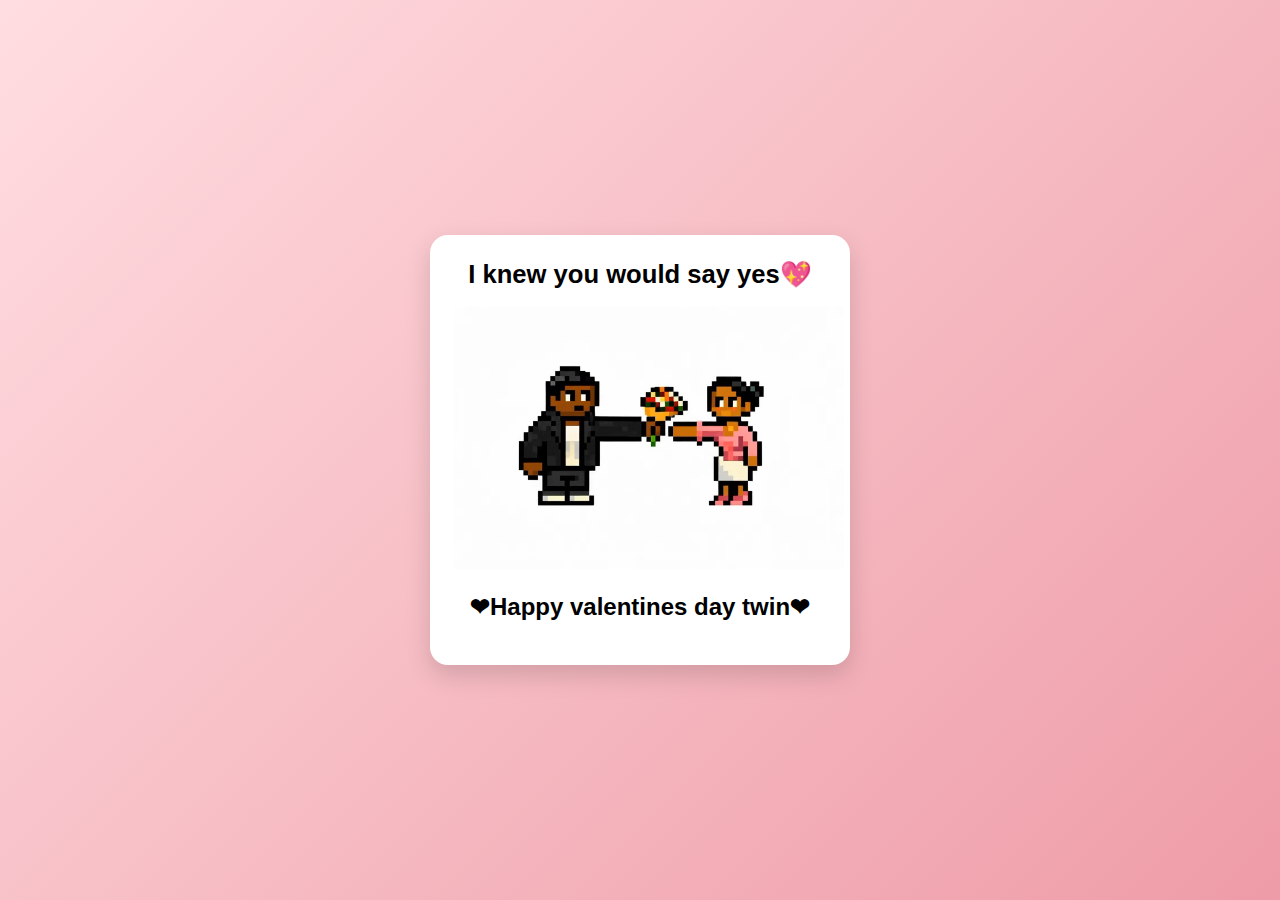
<file: Ending.html>
<!DOCTYPE html>
<html>
<head>
	<link rel="stylesheet" href="style.css">
	<meta charset="utf-8">
	<meta name="viewport" content="width=device-width, initial-scale=1">
	<title>Game 1</title>
</head>
<body>


<div class="container">
<h1>I knew you would say yes💖</h1>
<p></p>

    
<video width="390" autoplay muted loop playsinline>
  <source src="WhatsApp Video 2026-02-09 at 23.47.38.mp4" type="video/mp4",width ="500", height = "200">
</video>
<h2> ❤︎⁠Happy valentines day twin❤︎⁠</h2>
  </div>
  
  

<script src=final.js> </script>
</body>
</html>
</file>
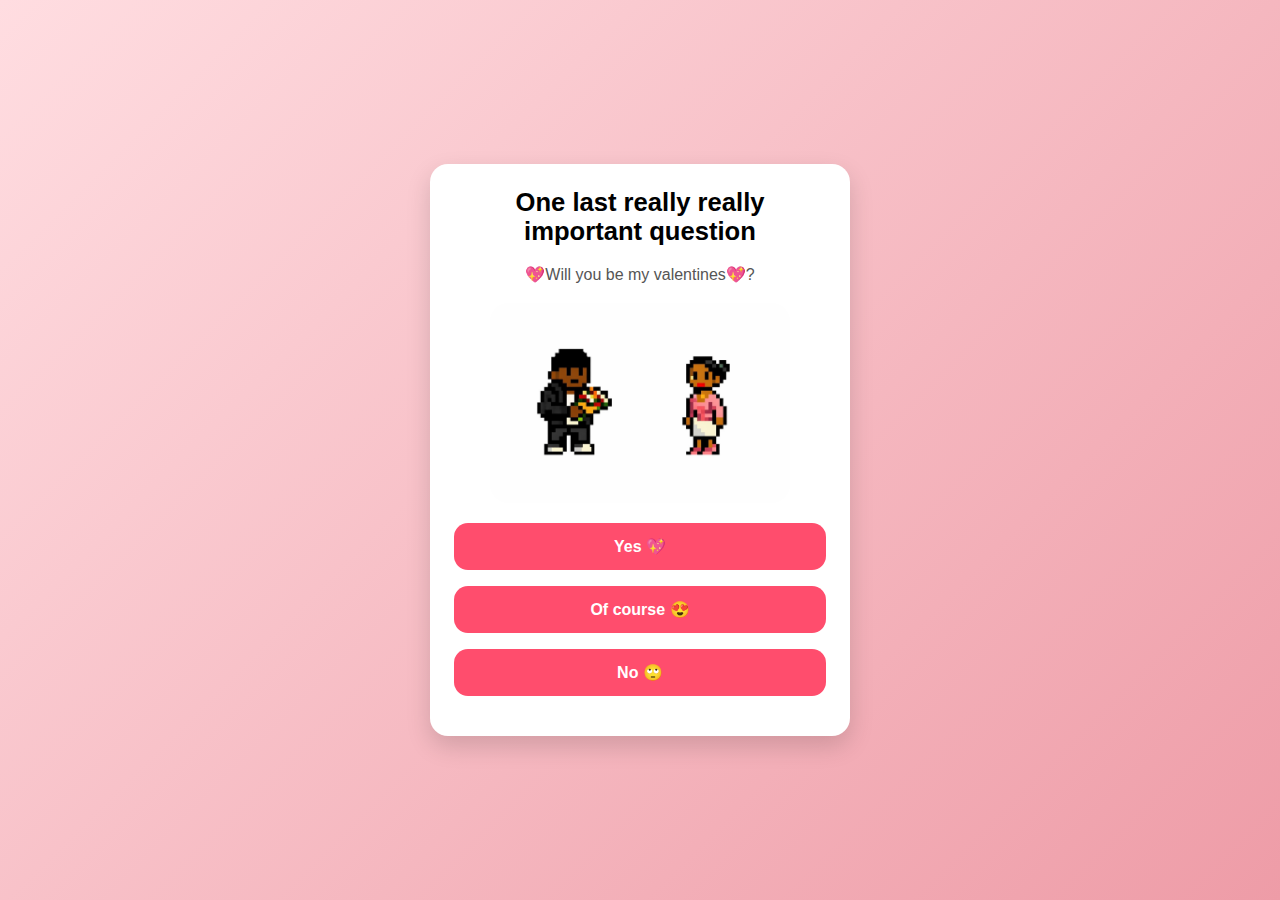
<file: final.html>
<!DOCTYPE html>
<html>
<head>
	<link rel="stylesheet" href="style.css">
	<meta charset="utf-8">
	<meta name="viewport" content="width=device-width, initial-scale=1">
	<title>Game 1</title>
</head>
<body>


<div class="container">
<h1> One last really really important question </h1>
<p>💖Will you be my valentines💖?</p>
<img src = "WhatsApp Image 2026-02-09 at 23.48.24.jpeg", width = "300" height = "200" </img>
    <div class="buttons">
      <button id="yesBtn">Yes 💖</button>
      <button id="yesBtn2">Of course 😍</button>
      <button id="noBtn">No 🙄</button>
    </div>

    <p id="message"></p>
  </div>

<script src=final.js> </script>
</body>
</html>
</file>
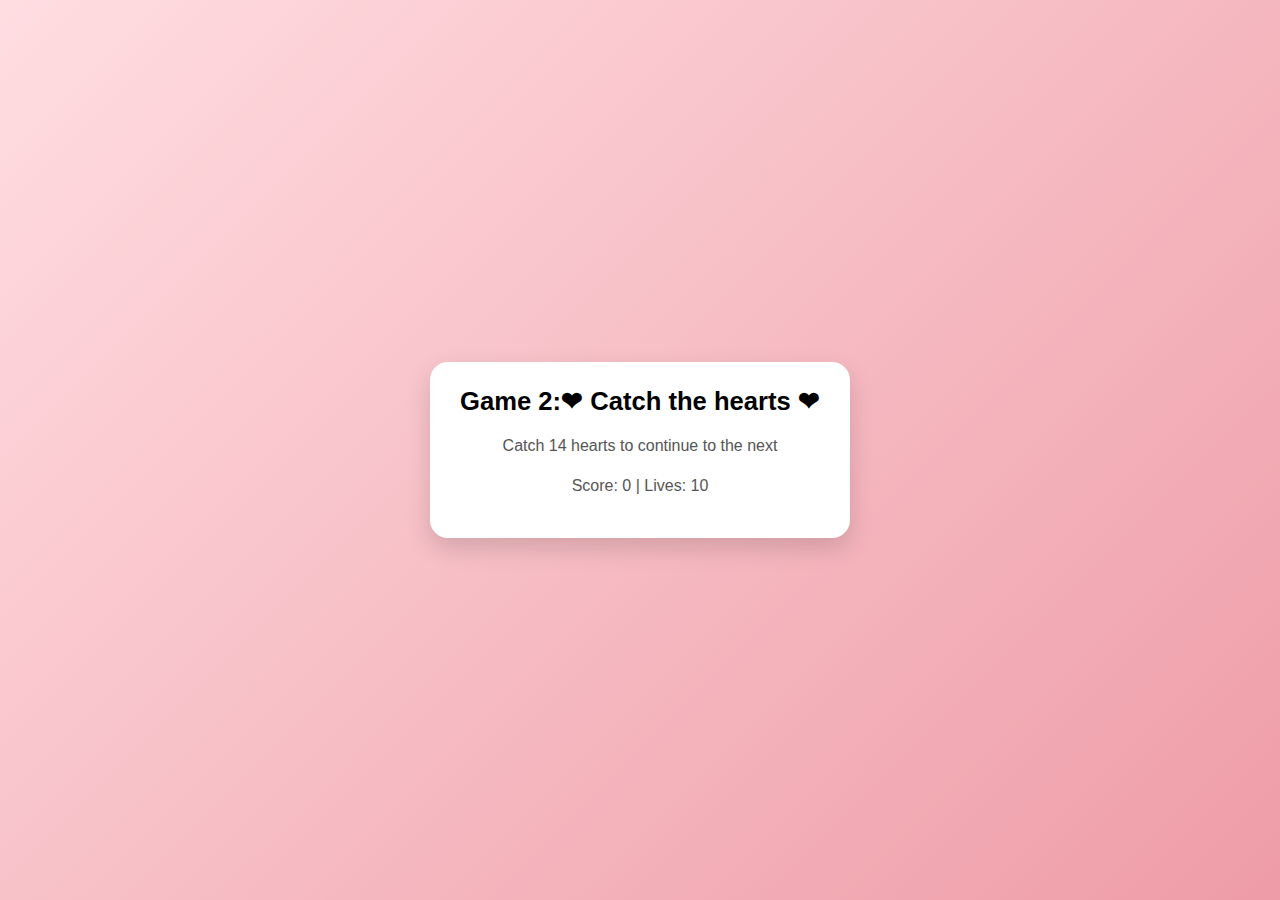
<file: hearts.html>
<!DOCTYPE html>
<html>
<head>

	<link rel="stylesheet" href="style.css">
	
	<meta charset="utf-8">
	<meta name="viewport" content="width=device-width, initial-scale=1">
	<title>Game 1</title>
</head>
<body>


<div class="container">

<h1> Game 2:❤︎ Catch the hearts ❤︎</h1>

<p id = note >Catch 14 hearts to continue to the next</p>

<p id = score> Score : </p>

<div id = area >  </div>

<script src=hearts.js> </script>

</body>
</html>
</file>
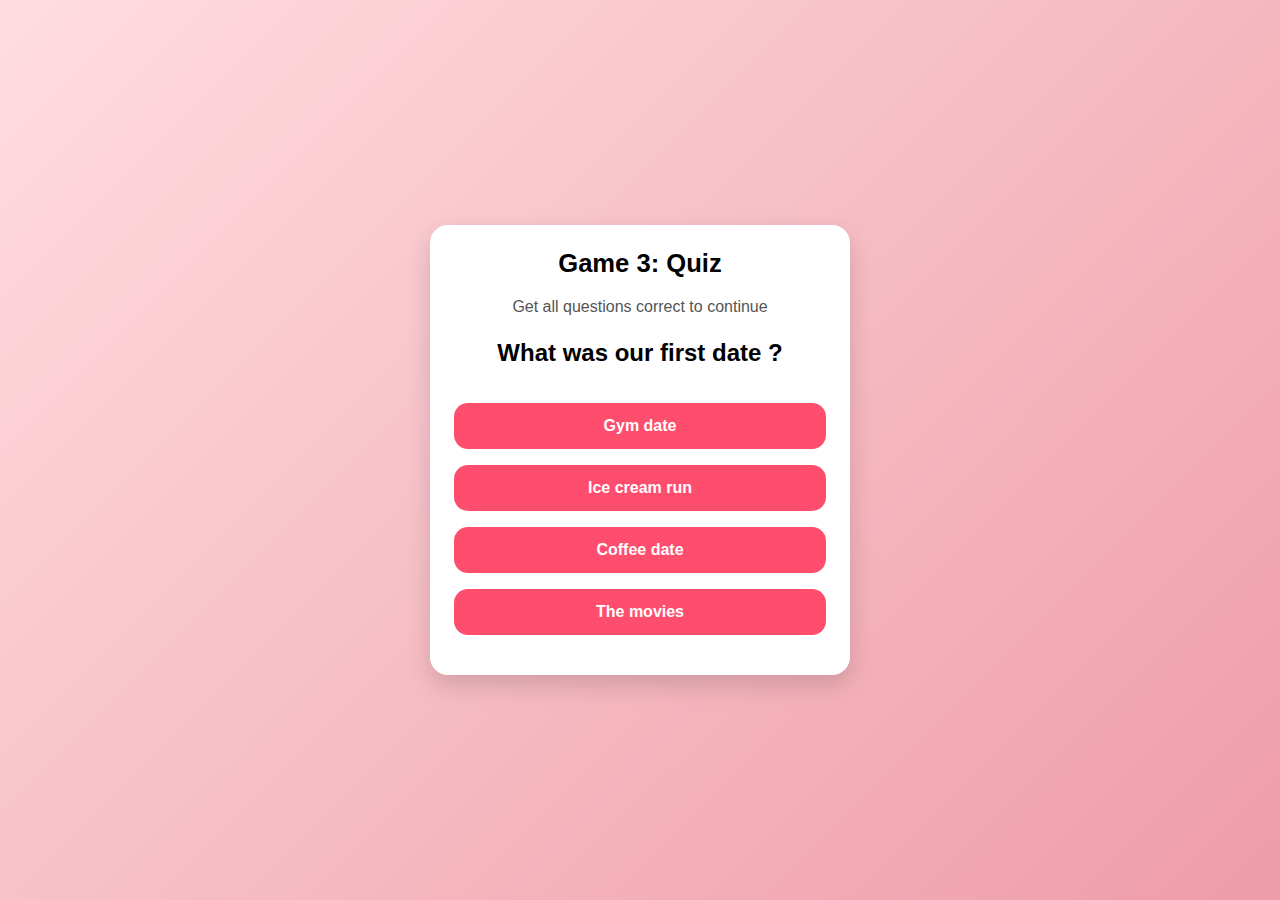
<file: quiz.html>
<!DOCTYPE html>
<html>
<head>
	<link rel="stylesheet" href="style.css">
	<meta charset="utf-8">
	<meta name="viewport" content="width=device-width, initial-scale=1">
	<title>Game 1</title>
</head>
<body>


<div class="container">
<h1> Game 3: Quiz</h1>
<p>Get all questions correct to continue</p>

<div id = "quiz-box"></div>

<p id = "message" > </p>
</div>

<script src=quiz.js> </script>
</body>
</html>
</file>
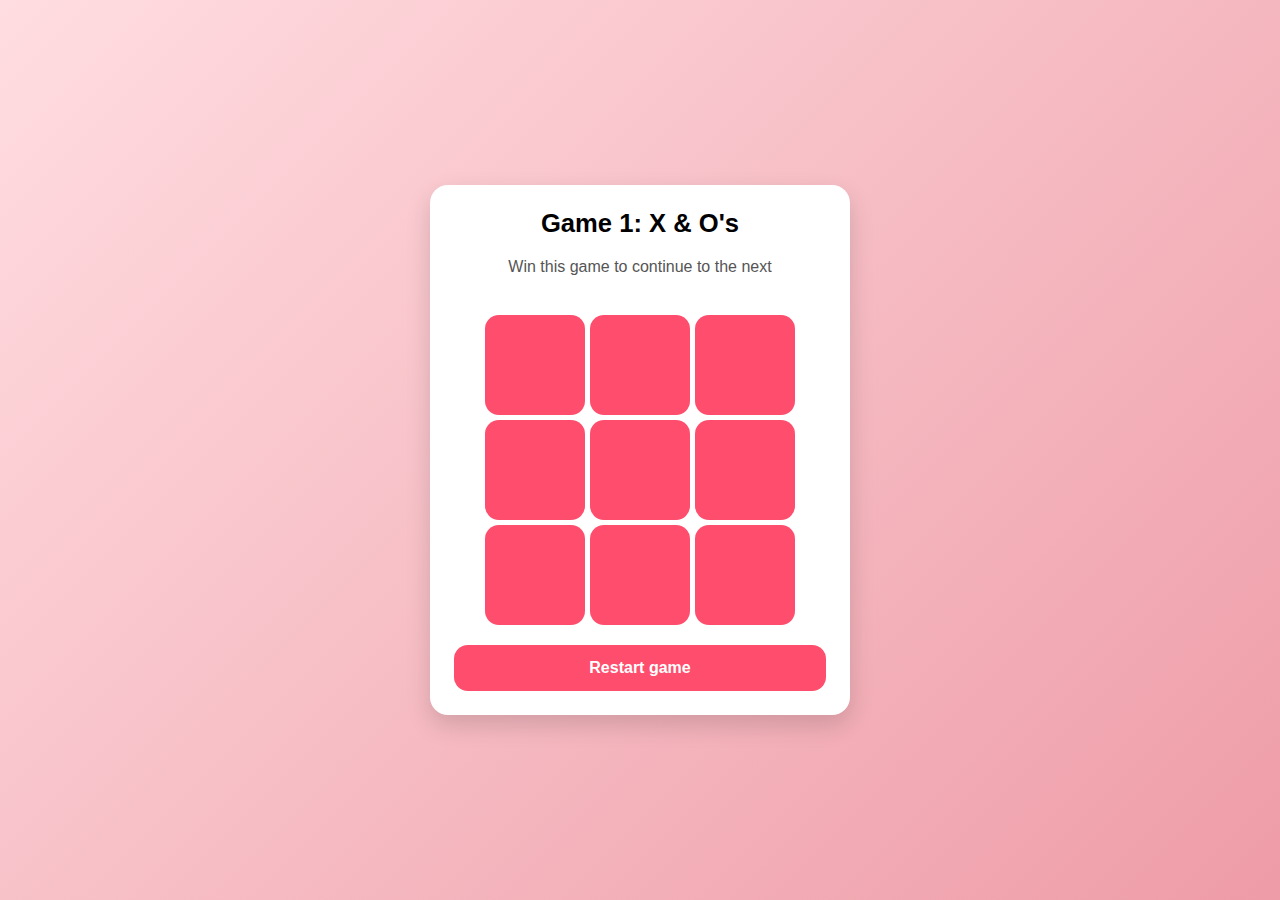
<file: XO.html>
<!DOCTYPE html>
<html>
<head>
	<link rel="stylesheet" href="X and O.css">
	<meta charset="utf-8">
	<meta name="viewport" content="width=device-width, initial-scale=1">
	<title>Game 1</title>
</head>
<body>


<div class="container">
<h1> Game 1: X & O's</h1>
<p>Win this game to continue to the next</p>

	<p id="message"></p>

<div class="board">
    
    <button class="cell" style="width: 100px; height: 100px;"></button>
    <button class="cell" style="width: 100px; height: 100px;"></button>
    <button class="cell" style="width: 100px; height: 100px;"></button>
    <button class="cell" style="width: 100px; height: 100px;"></button>
    <button class="cell" style="width: 100px; height: 100px;"></button>
    <button class="cell" style="width: 100px; height: 100px;"></button>
    <button class="cell" style="width: 100px; height: 100px;"></button>
    <button class="cell" style="width: 100px; height: 100px;"></button>
    <button class="cell" style="width: 100px; height: 100px;"></button>
    
  </div>
  
  <p id="status"></p>

	<button id = "ButtonStart">
		Restart game
	</button>

</div>




<script src=XO.js> </script>
</body>
</html>
</file>
<file: style.css>
* {
  box-sizing: border-box;
  font-family: -apple-system, BlinkMacSystemFont, "Segoe UI", Roboto, Arial, sans-serif;
}

img {
	border-radius: 20px;
}

body {
  margin: 0;
  min-height: 100vh;
  background: linear-gradient(135deg, #ffdde1, #ee9ca7);
  display: flex;
  justify-content: center;
  align-items: center;
}

.container {
  background: white;
  padding: 24px;
  border-radius: 18px;
  width: 90%;
  max-width: 420px;
  text-align: center;
  box-shadow: 0 10px 25px rgba(0,0,0,0.15);
}

h1 {
  margin-top: 0;
  font-size: 1.6rem;
}

p {
  color: #555;
  line-height: 1.5;
}

button {
  margin-top: 16px;
  padding: 14px;
  width: 100%;
  border: none;
  border-radius: 14px;
  background: #ff4d6d;
  color: white;
  font-size: 16px;
  font-weight: 600;
  cursor: pointer;
}

button:active {
  transform: scale(0.98);
}

.container {
  animation: popIn 0.5s ease;
}

@keyframes popIn {
  from {
    opacity: 0;
    transform: translateY(12px);
  }
  to {
    opacity: 1;
    transform: translateY(0);
  }
}


#Area {
position: relatives;
width: 200%;
hieght: 100vh;
border: 4px solid red;
overflow: hidden;
}

.heart:active {
  transform: scale(1.2);
}

.heart {
  position: fixed;
  font-size: 100px;
  cursor: pointer;
  user-select: none;
  z-index: 1000;
  transition: opacity 1s ease;
}

.heart.fade {
  opacity: 0;
}

.cell:active {
  transform: none;        /* disables the slight “press down” effect */
}
</file>
<file: X and O.css>
/* Container styling */
.container {
  .container {
  background: white;
  padding: 24px;
  border-radius: 18px;
  width: 90%;
  max-width: 420px;
  text-align: center;
  box-shadow: 0 10px 25px rgba(0,0,0,0.15);
}

}

.board {
  display: grid;
  grid-template-columns: repeat(3, 100px);
  grid-template-rows: repeat(3, 100px);
  gap: 5px; /* space between tiles */
  justify-content: center;
  margin: 20px auto;
}



/* Prevent button from moving on click */
.cell:active {
  transform: none;
}

/* Restart button styling */
#ButtonStart {
  margin-top: 16px;
  padding: 14px;
  width: 100%;
  border: none;
  border-radius: 14px;
  background: #ff4d6d;
  color: white;
  font-size: 16px;
  font-weight: 600;
  cursor: pointer;

}

* {
  box-sizing: border-box;
  font-family: -apple-system, BlinkMacSystemFont, "Segoe UI", Roboto, Arial, sans-serif;
}

h1 {
  margin-top: 0;
  font-size: 1.6rem;
}

p {
  color: #555;
  line-height: 1.5;
}

* {
  box-sizing: border-box;
  font-family: -apple-system, BlinkMacSystemFont, "Segoe UI", Roboto, Arial, sans-serif;
}

img {
	border-radius: 20px;
}

body {
  margin: 0;
  min-height: 100vh;
  background: linear-gradient(135deg, #ffdde1, #ee9ca7);
  display: flex;
  justify-content: center;
  align-items: center;
}

.container {
  background: white;
  padding: 24px;
  border-radius: 18px;
  width: 90%;
  max-width: 420px;
  text-align: center;
  box-shadow: 0 10px 25px rgba(0,0,0,0.15);
}

h1 {
  margin-top: 0;
  font-size: 1.6rem;
}

p {
  color: #555;
  line-height: 1.5;
}

button {
  margin-top: 16px;
  padding: 14px;
  width: 100%;
  border: none;
  border-radius: 14px;
  background: #ff4d6d;
  color: white;
  font-size: 16px;
  font-weight: 600;
  cursor: pointer;
}

button:active {
  transform: scale(0.98);
}

.container {
  animation: popIn 0.5s ease;
}

@keyframes popIn {
  from {
    opacity: 0;
    transform: translateY(12px);
  }
  to {
    opacity: 1;
    transform: translateY(0);
  }
}


#Area {
position: relatives;
width: 200%;
hieght: 100vh;
border: 4px solid red;
overflow: hidden;
}

.heart:active {
  transform: scale(1.2);
}

.heart {
  position: fixed;
  font-size: 100px;
  cursor: pointer;
  user-select: none;
  z-index: 1000;
  transition: opacity 1s ease;
}

.heart.fade {
  opacity: 0;
}

.cell:active {
  transform: none;        /* disables the slight “press down” effect */
}
</file>
